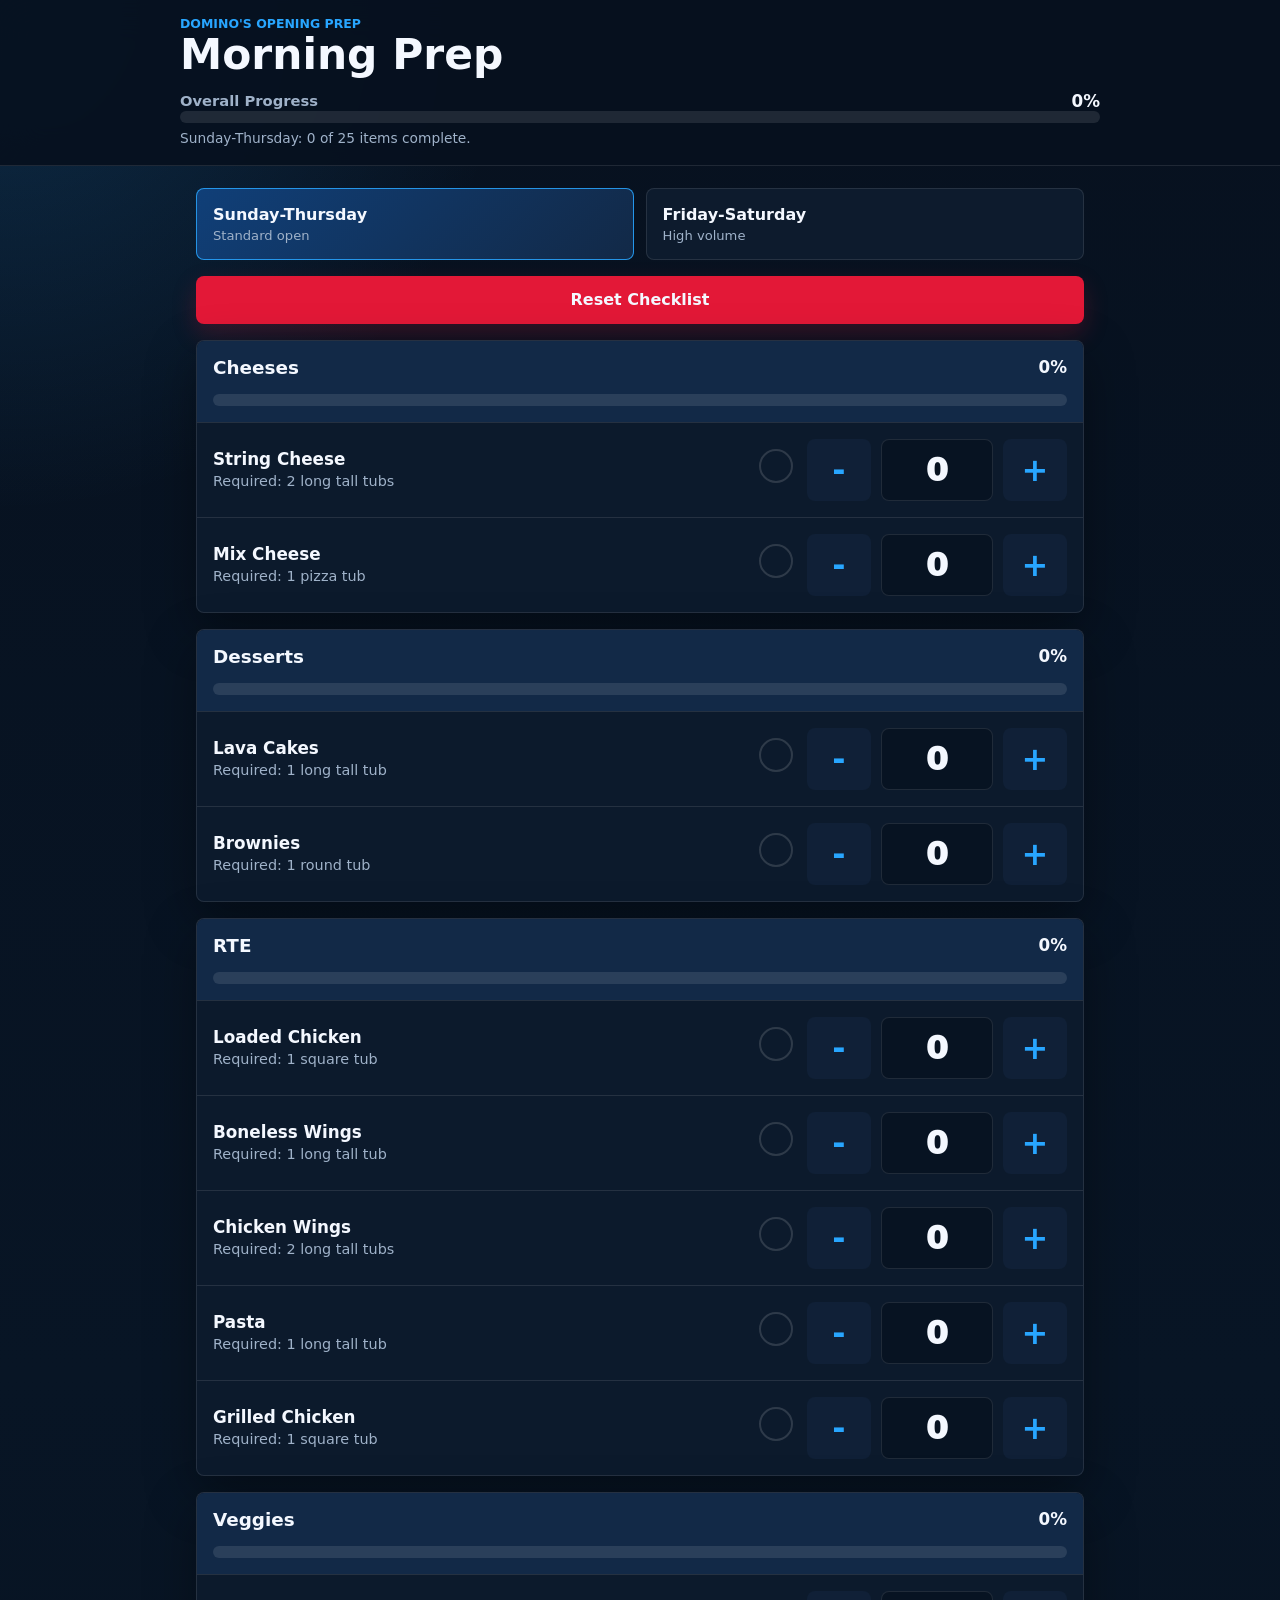
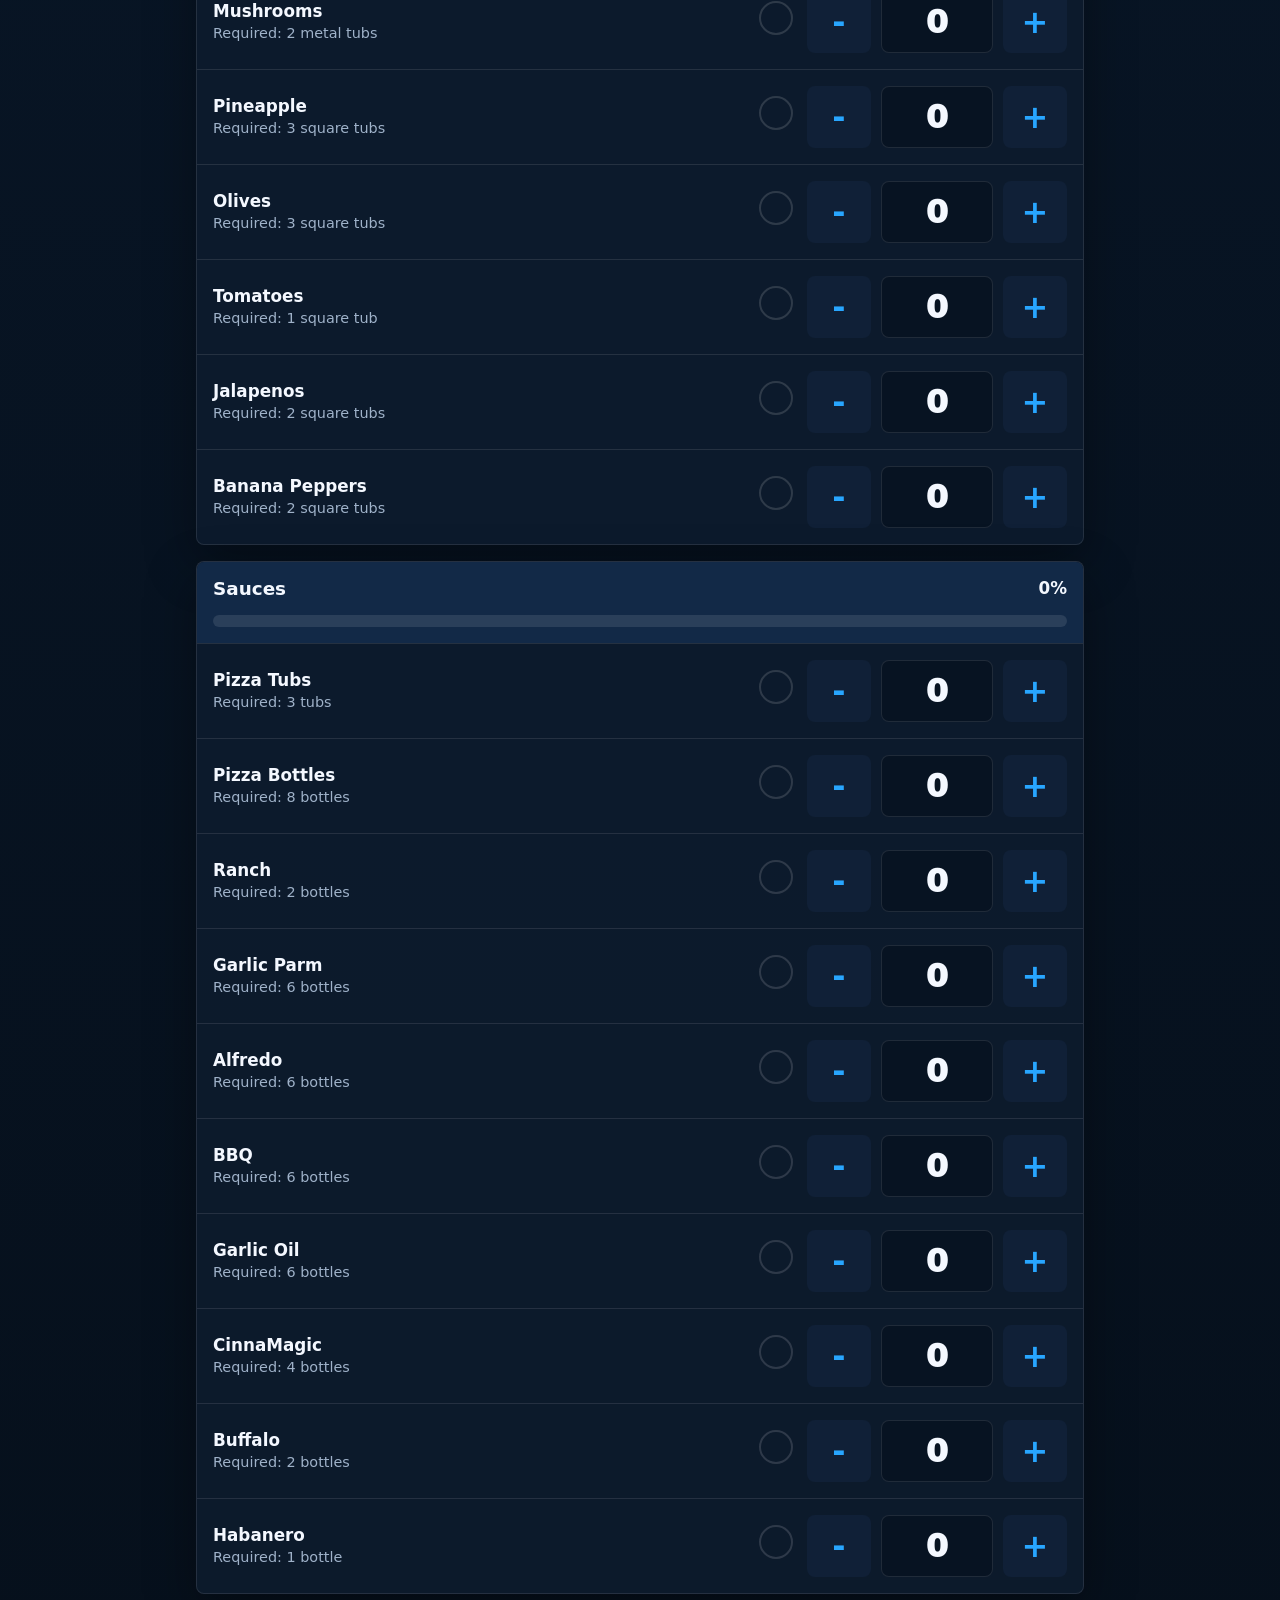
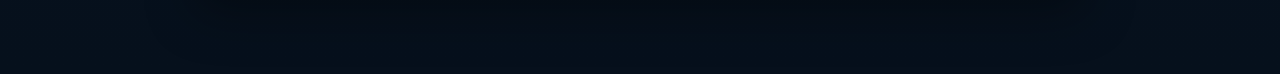
<file: index.html>
<!doctype html>
<html lang="en">
  <head>
    <meta charset="utf-8">
    <meta name="viewport" content="width=device-width, initial-scale=1, viewport-fit=cover">
    <meta name="theme-color" content="#005bbb">
    <meta name="description" content="Morning Prep checklist for Domino's opening prep.">
    <title>Morning Prep Standalone</title>
    <style>
:root {
  color-scheme: dark;
  --bg: #07111f;
  --panel: #0d1b2d;
  --panel-strong: #122947;
  --panel-soft: #102037;
  --text: #f4f8ff;
  --muted: #9fb2c9;
  --blue: #005bbb;
  --blue-bright: #28a6ff;
  --blue-soft: #103f78;
  --red: #e31837;
  --green: #25d366;
  --line: rgba(255,255,255,.1);
  --shadow: 0 18px 50px rgba(0,0,0,.35);
}

* {
  box-sizing: border-box;
}

html {
  min-height: 100%;
  background: var(--bg);
}

body {
  margin: 0;
  min-height: 100%;
  font-family: Inter, ui-sans-serif, system-ui, -apple-system, BlinkMacSystemFont, "Segoe UI", sans-serif;
  background:
    radial-gradient(circle at top left, rgba(40,166,255,.18), transparent 32rem),
    linear-gradient(180deg, #07111f 0%, #081525 42%, #06101c 100%);
  color: var(--text);
}

button {
  border: 0;
  color: inherit;
  font: inherit;
  cursor: pointer;
  -webkit-tap-highlight-color: transparent;
}

.app-header {
  position: sticky;
  top: 0;
  z-index: 10;
  padding: max(1rem, env(safe-area-inset-top)) 1rem 1rem;
  background: rgba(7,17,31,.92);
  border-bottom: 1px solid var(--line);
  backdrop-filter: blur(18px);
}

.header-top {
  display: flex;
  align-items: center;
  justify-content: space-between;
  gap: 1rem;
  max-width: 920px;
  margin: 0 auto .9rem;
}

.eyebrow {
  margin: 0 0 .2rem;
  color: var(--blue-bright);
  font-size: .78rem;
  font-weight: 800;
  text-transform: uppercase;
  letter-spacing: 0;
}

h1 {
  margin: 0;
  font-size: clamp(1.65rem, 7vw, 2.65rem);
  line-height: 1;
}

.install-button,
.reset-button {
  min-height: 48px;
  padding: .85rem 1rem;
  border-radius: 8px;
  background: var(--blue);
  font-weight: 800;
  box-shadow: 0 10px 24px rgba(0,91,187,.26);
  transition: transform .2s ease, background .2s ease;
}

.install-button:active,
.reset-button:active,
.count-button:active,
.day-option:active {
  transform: scale(.97);
}

.overall {
  max-width: 920px;
  margin: 0 auto;
}

.overall-copy,
.category-head {
  display: flex;
  align-items: center;
  justify-content: space-between;
  gap: .75rem;
}

.overall-copy span,
.category-head span {
  color: var(--muted);
  font-size: .92rem;
  font-weight: 700;
}

.overall-copy strong,
.category-head strong {
  color: var(--text);
  font-size: 1.05rem;
}

.progress-track {
  height: 12px;
  overflow: hidden;
  border-radius: 999px;
  background: rgba(255,255,255,.1);
}

.progress-track span {
  display: block;
  width: 0;
  height: 100%;
  border-radius: inherit;
  background: linear-gradient(90deg, var(--blue), var(--blue-bright), var(--green));
  transition: width .35s ease;
}

#overallStatus {
  min-height: 1.2rem;
  margin: .45rem 0 0;
  color: var(--muted);
  font-size: .86rem;
}

main {
  width: min(100%, 920px);
  margin: 0 auto;
  padding: 1rem 1rem 5rem;
}

.day-switch {
  display: grid;
  grid-template-columns: 1fr;
  gap: .7rem;
  margin: .35rem 0 1rem;
}

.day-option {
  min-height: 72px;
  padding: .95rem 1rem;
  border: 1px solid var(--line);
  border-radius: 8px;
  background: var(--panel);
  text-align: left;
  transition: border-color .2s ease, background .2s ease, transform .2s ease;
}

.day-option span,
.day-option small {
  display: block;
}

.day-option span {
  font-size: 1rem;
  font-weight: 900;
}

.day-option small {
  margin-top: .25rem;
  color: var(--muted);
  font-size: .82rem;
}

.day-option.is-active {
  border-color: rgba(40,166,255,.85);
  background: linear-gradient(135deg, var(--blue-soft), var(--panel-strong));
}

.actions {
  display: flex;
  justify-content: stretch;
  margin-bottom: 1rem;
}

.reset-button {
  width: 100%;
  background: var(--red);
  box-shadow: 0 10px 24px rgba(227,24,55,.22);
}

.checklist {
  display: grid;
  gap: 1rem;
}

.category {
  border: 1px solid var(--line);
  border-radius: 8px;
  background: rgba(13,27,45,.94);
  box-shadow: var(--shadow);
  overflow: hidden;
  animation: rise .32s ease both;
}

.category-head {
  padding: 1rem;
  background: var(--panel-strong);
}

.category-head h2 {
  margin: 0;
  font-size: 1.15rem;
}

.category-progress {
  padding: 0 1rem 1rem;
  background: var(--panel-strong);
}

.item {
  display: grid;
  grid-template-columns: 1fr;
  gap: .85rem;
  padding: 1rem;
  border-top: 1px solid var(--line);
  transition: background .2s ease;
}

.item.is-complete {
  background: rgba(37,211,102,.08);
}

.item-info {
  display: grid;
  grid-template-columns: 1fr auto;
  align-items: start;
  gap: .75rem;
}

.item-name {
  display: block;
  font-size: 1.05rem;
  font-weight: 900;
}

.required {
  display: block;
  margin-top: .2rem;
  color: var(--muted);
  font-size: .9rem;
  line-height: 1.35;
}

.checkmark {
  display: grid;
  width: 34px;
  height: 34px;
  place-items: center;
  border: 2px solid rgba(255,255,255,.14);
  border-radius: 50%;
  color: transparent;
  font-size: 1.25rem;
  font-weight: 900;
  transition: color .2s ease, background .2s ease, border-color .2s ease, transform .2s ease;
}

.item.is-complete .checkmark {
  border-color: var(--green);
  background: var(--green);
  color: #04120a;
  transform: rotate(-8deg) scale(1.05);
}

.counter {
  display: grid;
  grid-template-columns: 64px 1fr 64px;
  align-items: center;
  gap: .65rem;
}

.count-button {
  height: 62px;
  border-radius: 8px;
  background: var(--panel-soft);
  color: var(--blue-bright);
  font-size: 2rem;
  font-weight: 900;
  transition: transform .2s ease, background .2s ease;
}

.count-button:hover,
.install-button:hover,
.reset-button:hover,
.day-option:hover {
  filter: brightness(1.08);
}

.count-display {
  display: grid;
  min-height: 62px;
  place-items: center;
  border: 1px solid var(--line);
  border-radius: 8px;
  background: #071322;
  font-size: 2rem;
  font-weight: 950;
  line-height: 1;
}

.celebration {
  position: fixed;
  inset: 0;
  z-index: 50;
  display: grid;
  place-items: center;
  pointer-events: none;
  opacity: 0;
  transition: opacity .2s ease;
}

.celebration.is-visible {
  opacity: 1;
}

.celebration strong {
  padding: 1rem 1.25rem;
  border-radius: 8px;
  background: rgba(5,13,23,.94);
  border: 1px solid rgba(37,211,102,.5);
  color: var(--green);
  font-size: clamp(1.45rem, 9vw, 3rem);
  box-shadow: var(--shadow);
  animation: pop .7s ease both;
}

.celebration span {
  position: absolute;
  top: 50%;
  left: 50%;
  width: 12px;
  height: 12px;
  border-radius: 3px;
  background: var(--blue-bright);
  animation: confetti .95s ease-out both;
}

.celebration span:nth-child(2) { background: var(--green); animation-delay: .05s; }
.celebration span:nth-child(3) { background: var(--red); animation-delay: .1s; }
.celebration span:nth-child(4) { background: #fff; animation-delay: .15s; }
.celebration span:nth-child(5) { background: #ffd23f; animation-delay: .2s; }

@keyframes rise {
  from { opacity: 0; transform: translateY(12px); }
  to { opacity: 1; transform: translateY(0); }
}

@keyframes pop {
  0% { transform: scale(.82); opacity: 0; }
  55% { transform: scale(1.05); opacity: 1; }
  100% { transform: scale(1); opacity: 1; }
}

@keyframes confetti {
  0% { transform: translate(-50%, -50%) rotate(0); opacity: 1; }
  100% { transform: translate(calc(-50% + var(--x)), calc(-50% + var(--y))) rotate(360deg); opacity: 0; }
}

.celebration span:nth-child(1) { --x: -42vw; --y: -32vh; }
.celebration span:nth-child(2) { --x: 38vw; --y: -28vh; }
.celebration span:nth-child(3) { --x: -34vw; --y: 28vh; }
.celebration span:nth-child(4) { --x: 36vw; --y: 32vh; }
.celebration span:nth-child(5) { --x: 0vw; --y: -42vh; }

@media (min-width: 680px) {
  .day-switch {
    grid-template-columns: 1fr 1fr;
  }

  .item {
    grid-template-columns: minmax(0, 1fr) 260px;
    align-items: center;
  }
}

@media (prefers-reduced-motion: reduce) {
  *,
  *::before,
  *::after {
    animation-duration: .01ms !important;
    transition-duration: .01ms !important;
    scroll-behavior: auto !important;
  }
}

    </style>
  </head>
  <body>
    <header class="app-header">
      <div class="header-top">
        <div>
          <p class="eyebrow">Domino's Opening Prep</p>
          <h1>Morning Prep</h1>
        </div>
        <button class="install-button" id="installButton" type="button" hidden>Install</button>
      </div>
      <div class="overall">
        <div class="overall-copy">
          <span>Overall Progress</span>
          <strong id="overallPercent">0%</strong>
        </div>
        <div class="progress-track" aria-hidden="true">
          <span id="overallBar"></span>
        </div>
        <p id="overallStatus">Choose a prep list to begin.</p>
      </div>
    </header>

    <main>
      <section class="day-switch" aria-label="Prep schedule">
        <button class="day-option is-active" type="button" data-schedule="weekday">
          <span>Sunday-Thursday</span>
          <small>Standard open</small>
        </button>
        <button class="day-option" type="button" data-schedule="weekend">
          <span>Friday-Saturday</span>
          <small>High volume</small>
        </button>
      </section>

      <section class="actions" aria-label="Checklist actions">
        <button class="reset-button" id="resetButton" type="button">Reset Checklist</button>
      </section>

      <section id="checklist" class="checklist" aria-live="polite"></section>
    </main>

    <div class="celebration" id="celebration" aria-hidden="true">
      <span></span><span></span><span></span><span></span><span></span>
      <strong>Prep Complete</strong>
    </div>
    <script>
window.MORNING_PREP_DATA = {
  categories: ["Cheeses", "Desserts", "RTE", "Veggies", "Sauces"],
  schedules: {
    weekday: {
      label: "Sunday-Thursday",
      categories: {
        Cheeses: [
          { id: "string-cheese", name: "String Cheese", required: 2, unit: "long tall tubs" },
          { id: "mix-cheese", name: "Mix Cheese", required: 1, unit: "pizza tub" }
        ],
        Desserts: [
          { id: "lava-cakes", name: "Lava Cakes", required: 1, unit: "long tall tub" },
          { id: "brownies", name: "Brownies", required: 1, unit: "round tub" }
        ],
        RTE: [
          { id: "loaded-chicken", name: "Loaded Chicken", required: 1, unit: "square tub" },
          { id: "boneless-wings", name: "Boneless Wings", required: 1, unit: "long tall tub" },
          { id: "chicken-wings", name: "Chicken Wings", required: 2, unit: "long tall tubs" },
          { id: "pasta", name: "Pasta", required: 1, unit: "long tall tub" },
          { id: "grilled-chicken", name: "Grilled Chicken", required: 1, unit: "square tub" }
        ],
        Veggies: [
          { id: "mushrooms", name: "Mushrooms", required: 2, unit: "metal tubs" },
          { id: "pineapple", name: "Pineapple", required: 3, unit: "square tubs" },
          { id: "olives", name: "Olives", required: 3, unit: "square tubs" },
          { id: "tomatoes", name: "Tomatoes", required: 1, unit: "square tub" },
          { id: "jalapenos", name: "Jalapenos", required: 2, unit: "square tubs" },
          { id: "banana-peppers", name: "Banana Peppers", required: 2, unit: "square tubs" }
        ],
        Sauces: [
          { id: "pizza-tubs", name: "Pizza Tubs", required: 3, unit: "tubs" },
          { id: "pizza-bottles", name: "Pizza Bottles", required: 8, unit: "bottles" },
          { id: "ranch", name: "Ranch", required: 2, unit: "bottles" },
          { id: "garlic-parm", name: "Garlic Parm", required: 6, unit: "bottles" },
          { id: "alfredo", name: "Alfredo", required: 6, unit: "bottles" },
          { id: "bbq", name: "BBQ", required: 6, unit: "bottles" },
          { id: "garlic-oil", name: "Garlic Oil", required: 6, unit: "bottles" },
          { id: "cinnamagic", name: "CinnaMagic", required: 4, unit: "bottles" },
          { id: "buffalo", name: "Buffalo", required: 2, unit: "bottles" },
          { id: "habanero", name: "Habanero", required: 1, unit: "bottle" }
        ]
      }
    },
    weekend: {
      label: "Friday-Saturday",
      categories: {
        Cheeses: [
          { id: "string-cheese", name: "String Cheese", required: 4, unit: "long tall tubs" },
          { id: "mix-cheese", name: "Mix Cheese", required: 2, unit: "pizza tubs" }
        ],
        Desserts: [
          { id: "lava-cakes", name: "Lava Cakes", required: 2, unit: "long tall tubs" },
          { id: "brownies", name: "Brownies", required: 2, unit: "round tubs" }
        ],
        RTE: [
          { id: "loaded-chicken", name: "Loaded Chicken", required: 1, unit: "long tall tub" },
          { id: "boneless-wings", name: "Boneless Wings", required: 1, unit: "long tall tub" },
          { id: "chicken-wings", name: "Chicken Wings", required: 2, unit: "long tall tubs" },
          { id: "pasta", name: "Pasta", required: 1, unit: "long tall tub" },
          { id: "grilled-chicken", name: "Grilled Chicken", required: 1, unit: "square tub" }
        ],
        Veggies: [
          { id: "mushrooms", name: "Mushrooms", required: 4, unit: "metal tubs" },
          { id: "pineapple", name: "Pineapple", required: 5, unit: "square tubs" },
          { id: "olives", name: "Olives", required: 5, unit: "square tubs" },
          { id: "tomatoes", name: "Tomatoes", required: 2, unit: "square tubs" },
          { id: "jalapenos", name: "Jalapenos", required: 2, unit: "square tubs" },
          { id: "banana-peppers", name: "Banana Peppers", required: 2, unit: "square tubs" }
        ],
        Sauces: [
          { id: "pizza-tubs", name: "Pizza Tubs", required: 5, unit: "tubs" },
          { id: "pizza-bottles", name: "Pizza Bottles", required: 8, unit: "bottles" },
          { id: "ranch", name: "Ranch", required: 3, unit: "bottles" },
          { id: "garlic-parm", name: "Garlic Parm", required: 8, unit: "bottles" },
          { id: "alfredo", name: "Alfredo", required: 10, unit: "bottles" },
          { id: "bbq", name: "BBQ", required: 8, unit: "bottles" },
          { id: "garlic-oil", name: "Garlic Oil", required: 8, unit: "bottles" },
          { id: "cinnamagic", name: "CinnaMagic", required: 6, unit: "bottles" },
          { id: "buffalo", name: "Buffalo", required: 2, unit: "bottles" },
          { id: "habanero", name: "Habanero", required: 2, unit: "bottles" }
        ]
      }
    }
  }
};

    </script>
    <script>
(function () {
  const data = window.MORNING_PREP_DATA;
  const storageKey = "morning-prep-state-v1";
  const checklist = document.querySelector("#checklist");
  const scheduleButtons = document.querySelectorAll("[data-schedule]");
  const resetButton = document.querySelector("#resetButton");
  const overallPercent = document.querySelector("#overallPercent");
  const overallBar = document.querySelector("#overallBar");
  const overallStatus = document.querySelector("#overallStatus");
  const celebration = document.querySelector("#celebration");
  const installButton = document.querySelector("#installButton");

  let deferredInstallPrompt = null;
  let state = loadState();

  function loadState() {
    const fallback = { schedule: "weekday", counts: {}, celebrated: false };

    try {
      return { ...fallback, ...JSON.parse(localStorage.getItem(storageKey)) };
    } catch (error) {
      return fallback;
    }
  }

  function saveState() {
    localStorage.setItem(storageKey, JSON.stringify(state));
  }

  function getSchedule() {
    return data.schedules[state.schedule];
  }

  function storageId(item) {
    return `${state.schedule}:${item.id}`;
  }

  function getCount(item) {
    return Number(state.counts[storageId(item)] || 0);
  }

  function setCount(item, nextCount) {
    state.counts[storageId(item)] = Math.max(0, nextCount);
    saveState();
    updateItem(item);
    updateProgress();
  }

  function allItems() {
    const schedule = getSchedule();
    return data.categories.flatMap((category) => schedule.categories[category] || []);
  }

  function itemProgress(item) {
    return Math.min(getCount(item), item.required) / item.required;
  }

  function calculateProgress(items) {
    if (!items.length) return 0;
    const completeUnits = items.reduce((sum, item) => sum + itemProgress(item), 0);
    return Math.round((completeUnits / items.length) * 100);
  }

  function itemTemplate(item) {
    const count = getCount(item);
    const complete = count >= item.required;
    const article = document.createElement("article");
    article.className = `item${complete ? " is-complete" : ""}`;
    article.dataset.itemId = item.id;
    article.innerHTML = `
      <div class="item-info">
        <div>
          <span class="item-name">${item.name}</span>
          <span class="required">Required: ${item.required} ${item.unit}</span>
        </div>
        <span class="checkmark" aria-label="${complete ? "Complete" : "Incomplete"}">&#10003;</span>
      </div>
      <div class="counter" aria-label="${item.name} count">
        <button class="count-button" type="button" data-action="minus" aria-label="Subtract ${item.name}">-</button>
        <span class="count-display" aria-live="polite">${count}</span>
        <button class="count-button" type="button" data-action="plus" aria-label="Add ${item.name}">+</button>
      </div>
    `;

    article.querySelector('[data-action="minus"]').addEventListener("click", () => setCount(item, getCount(item) - 1));
    article.querySelector('[data-action="plus"]').addEventListener("click", () => setCount(item, getCount(item) + 1));
    return article;
  }

  function categoryTemplate(categoryName, items) {
    const category = document.createElement("section");
    const percent = calculateProgress(items);
    category.className = "category";
    category.dataset.category = categoryName;
    category.innerHTML = `
      <div class="category-head">
        <h2>${categoryName}</h2>
        <strong data-category-percent>${percent}%</strong>
      </div>
      <div class="category-progress">
        <div class="progress-track" aria-hidden="true"><span data-category-bar style="width: ${percent}%"></span></div>
      </div>
    `;

    items.forEach((item) => category.appendChild(itemTemplate(item)));
    return category;
  }

  function render() {
    const schedule = getSchedule();
    checklist.replaceChildren();

    scheduleButtons.forEach((button) => {
      const active = button.dataset.schedule === state.schedule;
      button.classList.toggle("is-active", active);
      button.setAttribute("aria-pressed", String(active));
    });

    data.categories.forEach((categoryName) => {
      checklist.appendChild(categoryTemplate(categoryName, schedule.categories[categoryName] || []));
    });

    updateProgress();
  }

  function updateItem(item) {
    const row = checklist.querySelector(`[data-item-id="${item.id}"]`);
    if (!row) return;

    const count = getCount(item);
    const complete = count >= item.required;
    row.classList.toggle("is-complete", complete);
    row.querySelector(".count-display").textContent = count;
    row.querySelector(".checkmark").setAttribute("aria-label", complete ? "Complete" : "Incomplete");
  }

  function updateProgress() {
    const schedule = getSchedule();

    data.categories.forEach((categoryName) => {
      const items = schedule.categories[categoryName] || [];
      const percent = calculateProgress(items);
      const category = checklist.querySelector(`[data-category="${categoryName}"]`);
      if (!category) return;

      category.querySelector("[data-category-percent]").textContent = `${percent}%`;
      category.querySelector("[data-category-bar]").style.width = `${percent}%`;
    });

    const items = allItems();
    const percent = calculateProgress(items);
    overallPercent.textContent = `${percent}%`;
    overallBar.style.width = `${percent}%`;
    overallStatus.textContent = `${schedule.label}: ${completedCount(items)} of ${items.length} items complete.`;

    if (percent === 100 && !state.celebrated) {
      state.celebrated = true;
      saveState();
      showCelebration();
    }

    if (percent < 100 && state.celebrated) {
      state.celebrated = false;
      saveState();
    }
  }

  function completedCount(items) {
    return items.filter((item) => getCount(item) >= item.required).length;
  }

  function showCelebration() {
    celebration.classList.add("is-visible");
    window.setTimeout(() => celebration.classList.remove("is-visible"), 1500);
  }

  scheduleButtons.forEach((button) => {
    button.addEventListener("click", () => {
      state.schedule = button.dataset.schedule;
      state.celebrated = false;
      saveState();
      render();
    });
  });

  resetButton.addEventListener("click", () => {
    const prefix = `${state.schedule}:`;
    Object.keys(state.counts).forEach((key) => {
      if (key.startsWith(prefix)) delete state.counts[key];
    });
    state.celebrated = false;
    saveState();
    render();
  });

  window.addEventListener("beforeinstallprompt", (event) => {
    event.preventDefault();
    deferredInstallPrompt = event;
    installButton.hidden = false;
  });

  installButton.addEventListener("click", async () => {
    if (!deferredInstallPrompt) return;
    deferredInstallPrompt.prompt();
    await deferredInstallPrompt.userChoice;
    deferredInstallPrompt = null;
    installButton.hidden = true;
  });

  render();
}());

    </script>
  </body>
</html>
</file>
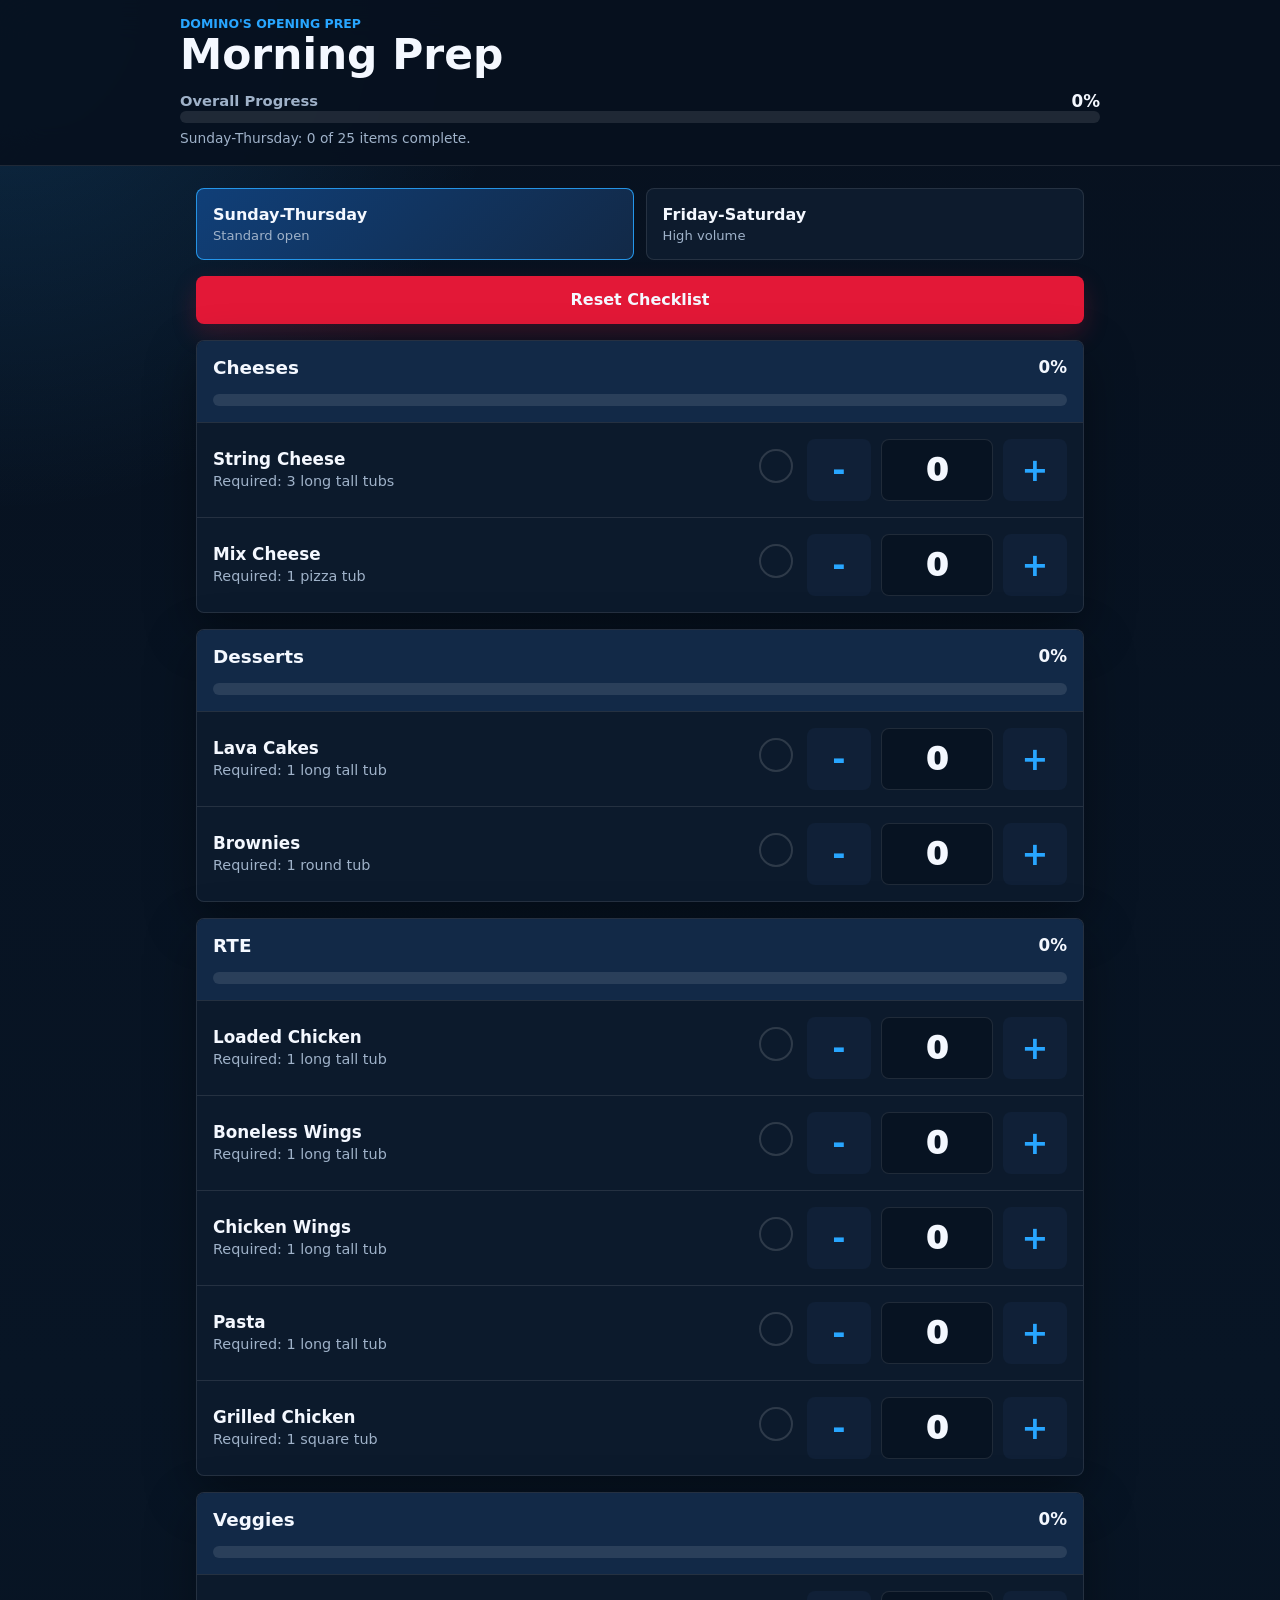
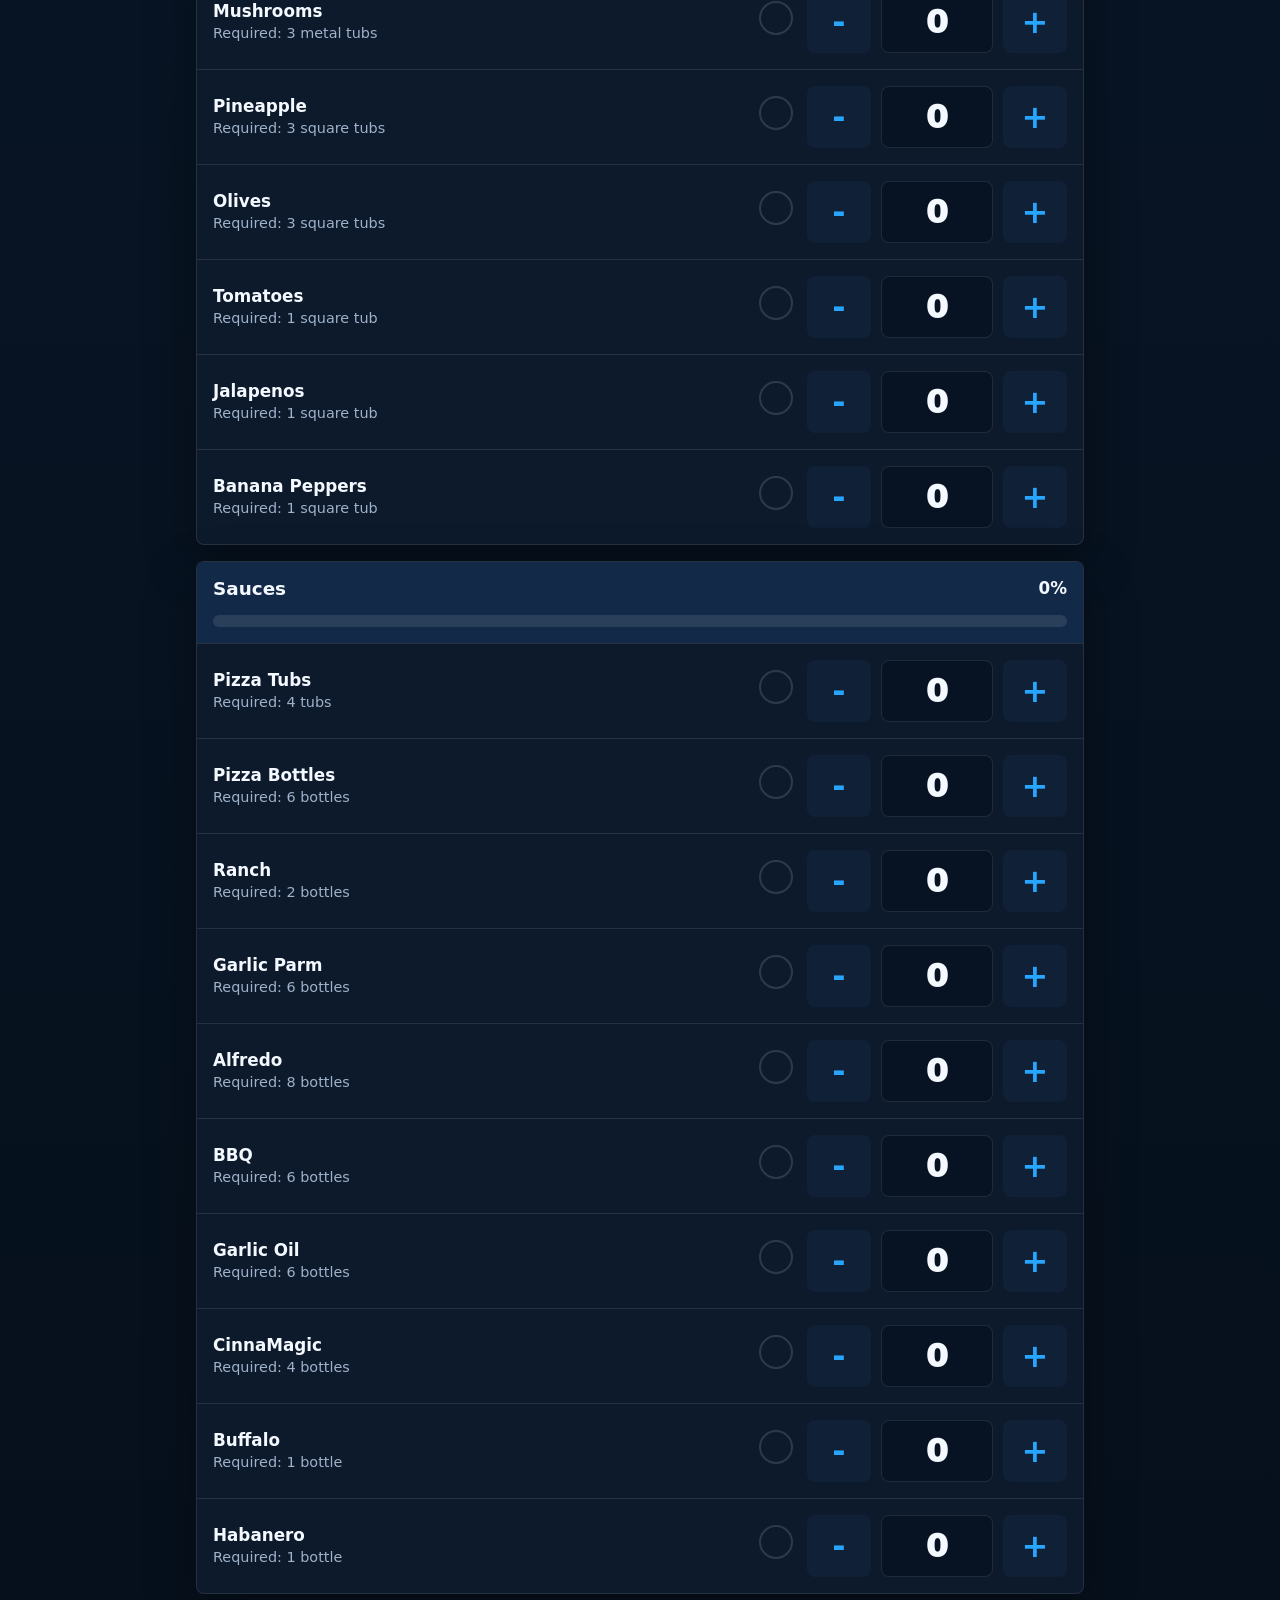
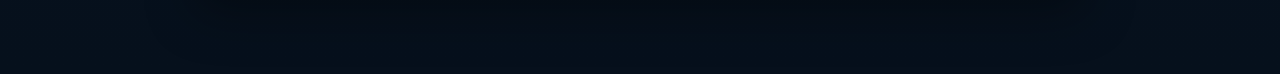
<file: Morning-Prep-PWA/index.html>
<!doctype html>
<html lang="en">
  <head>
    <meta charset="utf-8">
    <meta name="viewport" content="width=device-width, initial-scale=1, viewport-fit=cover">
    <meta name="theme-color" content="#005bbb">
    <meta name="description" content="Morning Prep checklist for Domino's opening prep.">
    <title>Morning Prep</title>
    <link rel="manifest" href="manifest.json">
    <link rel="icon" href="icons/icon.svg" type="image/svg+xml">
    <link rel="apple-touch-icon" href="icons/icon.svg">
    <link rel="stylesheet" href="styles.css">
    <script src="data.js" defer></script>
    <script src="app.js" defer></script>
  </head>
  <body>
    <header class="app-header">
      <div class="header-top">
        <div>
          <p class="eyebrow">Domino's Opening Prep</p>
          <h1>Morning Prep</h1>
        </div>
        <button class="install-button" id="installButton" type="button" hidden>Install</button>
      </div>
      <div class="overall">
        <div class="overall-copy">
          <span>Overall Progress</span>
          <strong id="overallPercent">0%</strong>
        </div>
        <div class="progress-track" aria-hidden="true">
          <span id="overallBar"></span>
        </div>
        <p id="overallStatus">Choose a prep list to begin.</p>
      </div>
    </header>

    <main>
      <section class="day-switch" aria-label="Prep schedule">
        <button class="day-option is-active" type="button" data-schedule="weekday">
          <span>Sunday-Thursday</span>
          <small>Standard open</small>
        </button>
        <button class="day-option" type="button" data-schedule="weekend">
          <span>Friday-Saturday</span>
          <small>High volume</small>
        </button>
      </section>

      <section class="actions" aria-label="Checklist actions">
        <button class="reset-button" id="resetButton" type="button">Reset Checklist</button>
      </section>

      <section id="checklist" class="checklist" aria-live="polite"></section>
    </main>

    <div class="celebration" id="celebration" aria-hidden="true">
      <span></span><span></span><span></span><span></span><span></span>
      <strong>Prep Complete</strong>
    </div>
  </body>
</html>
</file>
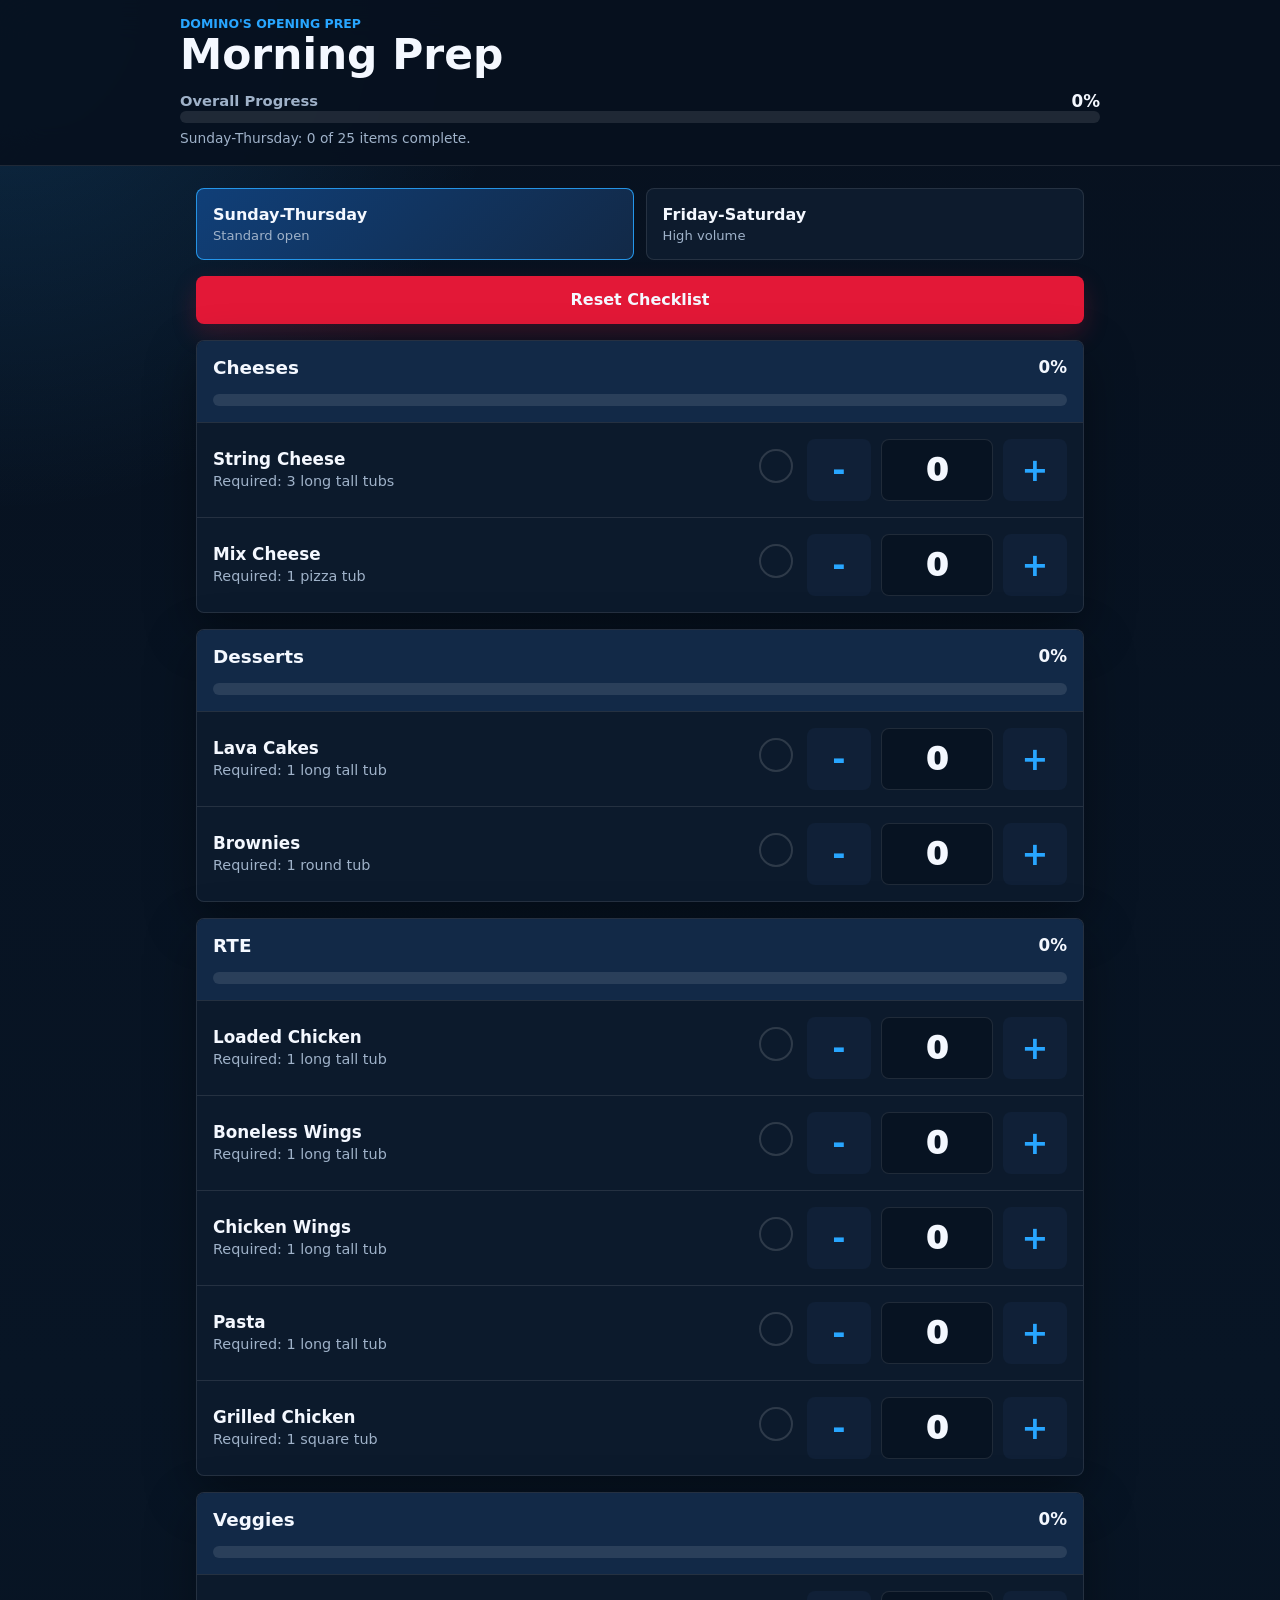
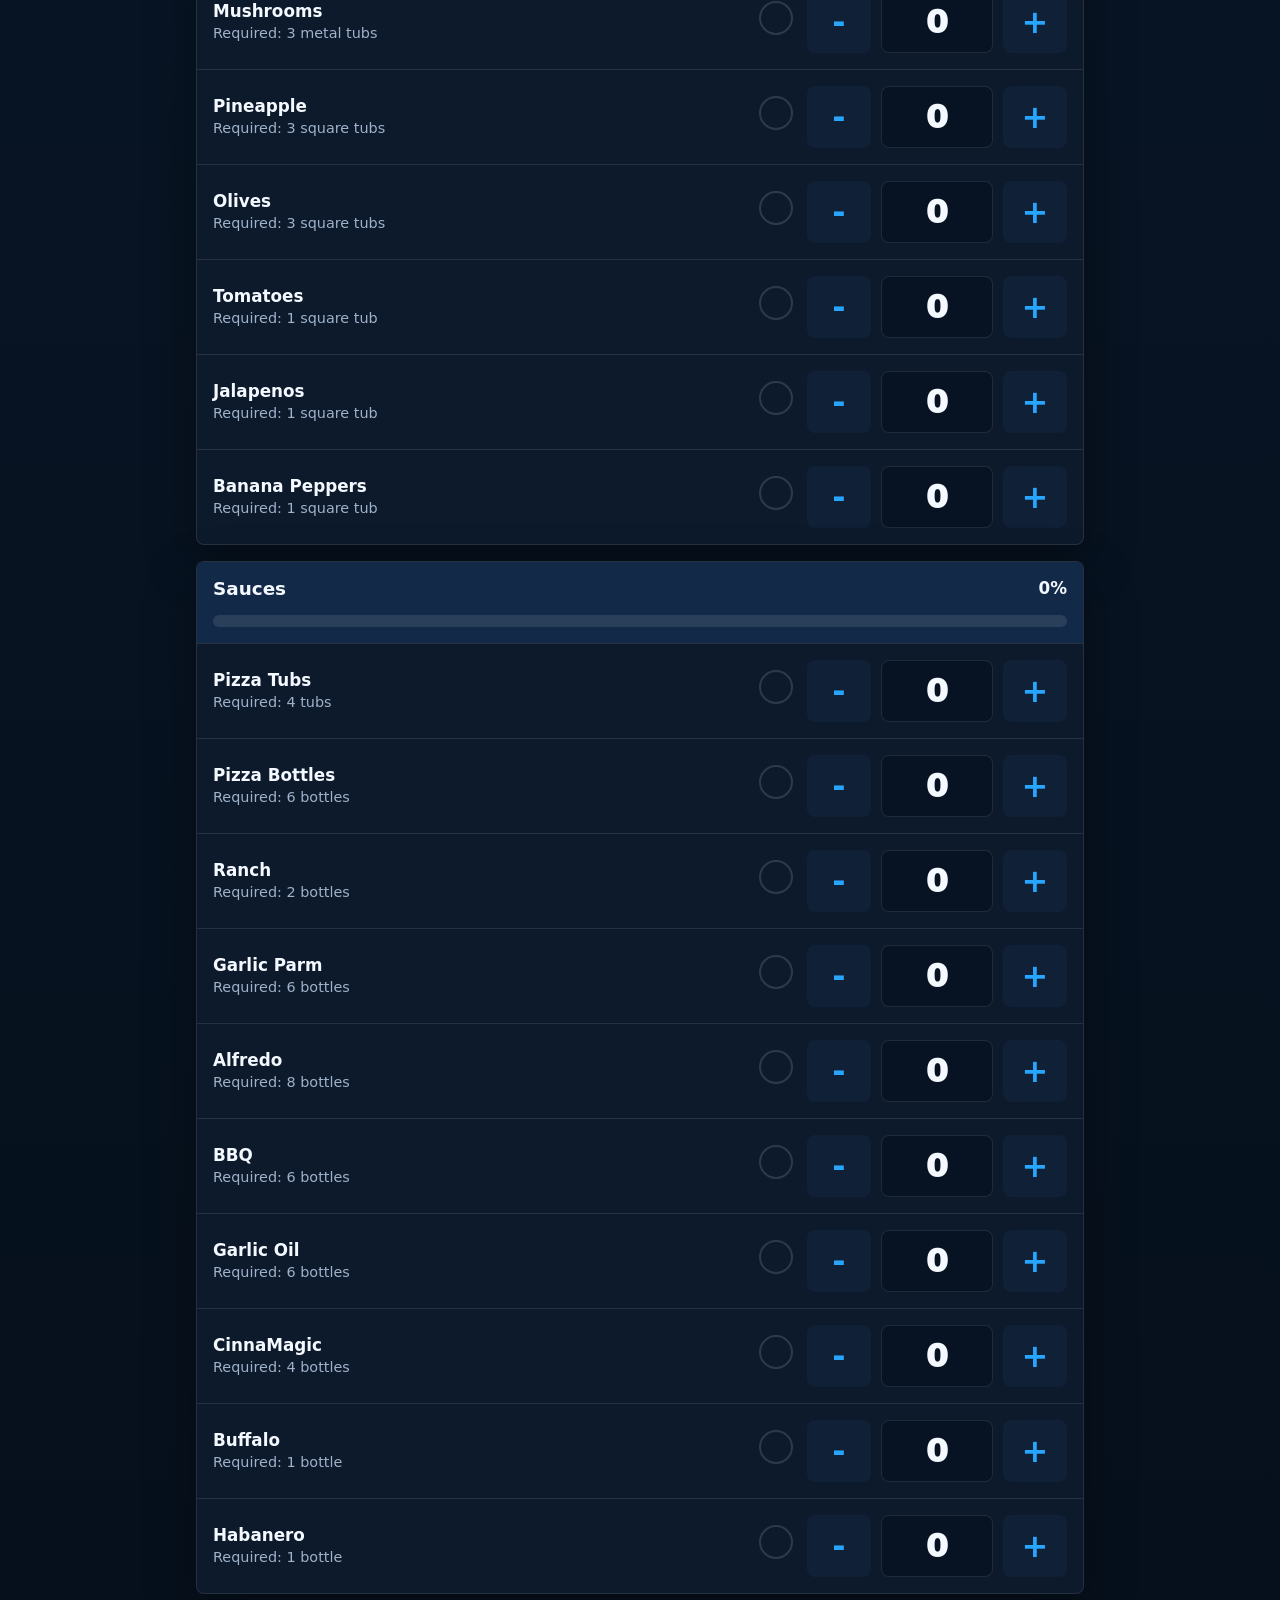
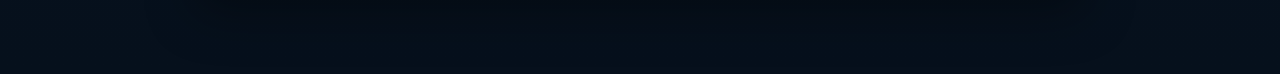
<file: Morning-Prep-Standalone.html>
<!doctype html>
<html lang="en">
  <head>
    <meta charset="utf-8">
    <meta name="viewport" content="width=device-width, initial-scale=1, viewport-fit=cover">
    <meta name="theme-color" content="#005bbb">
    <meta name="description" content="Morning Prep checklist for Domino's opening prep.">
    <title>Morning Prep Standalone</title>
    <style>
:root {
  color-scheme: dark;
  --bg: #07111f;
  --panel: #0d1b2d;
  --panel-strong: #122947;
  --panel-soft: #102037;
  --text: #f4f8ff;
  --muted: #9fb2c9;
  --blue: #005bbb;
  --blue-bright: #28a6ff;
  --blue-soft: #103f78;
  --red: #e31837;
  --green: #25d366;
  --line: rgba(255,255,255,.1);
  --shadow: 0 18px 50px rgba(0,0,0,.35);
}

* {
  box-sizing: border-box;
}

html {
  min-height: 100%;
  background: var(--bg);
}

body {
  margin: 0;
  min-height: 100%;
  font-family: Inter, ui-sans-serif, system-ui, -apple-system, BlinkMacSystemFont, "Segoe UI", sans-serif;
  background:
    radial-gradient(circle at top left, rgba(40,166,255,.18), transparent 32rem),
    linear-gradient(180deg, #07111f 0%, #081525 42%, #06101c 100%);
  color: var(--text);
}

button {
  border: 0;
  color: inherit;
  font: inherit;
  cursor: pointer;
  -webkit-tap-highlight-color: transparent;
}

.app-header {
  position: sticky;
  top: 0;
  z-index: 10;
  padding: max(1rem, env(safe-area-inset-top)) 1rem 1rem;
  background: rgba(7,17,31,.92);
  border-bottom: 1px solid var(--line);
  backdrop-filter: blur(18px);
}

.header-top {
  display: flex;
  align-items: center;
  justify-content: space-between;
  gap: 1rem;
  max-width: 920px;
  margin: 0 auto .9rem;
}

.eyebrow {
  margin: 0 0 .2rem;
  color: var(--blue-bright);
  font-size: .78rem;
  font-weight: 800;
  text-transform: uppercase;
  letter-spacing: 0;
}

h1 {
  margin: 0;
  font-size: clamp(1.65rem, 7vw, 2.65rem);
  line-height: 1;
}

.install-button,
.reset-button {
  min-height: 48px;
  padding: .85rem 1rem;
  border-radius: 8px;
  background: var(--blue);
  font-weight: 800;
  box-shadow: 0 10px 24px rgba(0,91,187,.26);
  transition: transform .2s ease, background .2s ease;
}

.install-button:active,
.reset-button:active,
.count-button:active,
.day-option:active {
  transform: scale(.97);
}

.overall {
  max-width: 920px;
  margin: 0 auto;
}

.overall-copy,
.category-head {
  display: flex;
  align-items: center;
  justify-content: space-between;
  gap: .75rem;
}

.overall-copy span,
.category-head span {
  color: var(--muted);
  font-size: .92rem;
  font-weight: 700;
}

.overall-copy strong,
.category-head strong {
  color: var(--text);
  font-size: 1.05rem;
}

.progress-track {
  height: 12px;
  overflow: hidden;
  border-radius: 999px;
  background: rgba(255,255,255,.1);
}

.progress-track span {
  display: block;
  width: 0;
  height: 100%;
  border-radius: inherit;
  background: linear-gradient(90deg, var(--blue), var(--blue-bright), var(--green));
  transition: width .35s ease;
}

#overallStatus {
  min-height: 1.2rem;
  margin: .45rem 0 0;
  color: var(--muted);
  font-size: .86rem;
}

main {
  width: min(100%, 920px);
  margin: 0 auto;
  padding: 1rem 1rem 5rem;
}

.day-switch {
  display: grid;
  grid-template-columns: 1fr;
  gap: .7rem;
  margin: .35rem 0 1rem;
}

.day-option {
  min-height: 72px;
  padding: .95rem 1rem;
  border: 1px solid var(--line);
  border-radius: 8px;
  background: var(--panel);
  text-align: left;
  transition: border-color .2s ease, background .2s ease, transform .2s ease;
}

.day-option span,
.day-option small {
  display: block;
}

.day-option span {
  font-size: 1rem;
  font-weight: 900;
}

.day-option small {
  margin-top: .25rem;
  color: var(--muted);
  font-size: .82rem;
}

.day-option.is-active {
  border-color: rgba(40,166,255,.85);
  background: linear-gradient(135deg, var(--blue-soft), var(--panel-strong));
}

.actions {
  display: flex;
  justify-content: stretch;
  margin-bottom: 1rem;
}

.reset-button {
  width: 100%;
  background: var(--red);
  box-shadow: 0 10px 24px rgba(227,24,55,.22);
}

.checklist {
  display: grid;
  gap: 1rem;
}

.category {
  border: 1px solid var(--line);
  border-radius: 8px;
  background: rgba(13,27,45,.94);
  box-shadow: var(--shadow);
  overflow: hidden;
  animation: rise .32s ease both;
}

.category-head {
  padding: 1rem;
  background: var(--panel-strong);
}

.category-head h2 {
  margin: 0;
  font-size: 1.15rem;
}

.category-progress {
  padding: 0 1rem 1rem;
  background: var(--panel-strong);
}

.item {
  display: grid;
  grid-template-columns: 1fr;
  gap: .85rem;
  padding: 1rem;
  border-top: 1px solid var(--line);
  transition: background .2s ease;
}

.item.is-complete {
  background: rgba(37,211,102,.08);
}

.item-info {
  display: grid;
  grid-template-columns: 1fr auto;
  align-items: start;
  gap: .75rem;
}

.item-name {
  display: block;
  font-size: 1.05rem;
  font-weight: 900;
}

.required {
  display: block;
  margin-top: .2rem;
  color: var(--muted);
  font-size: .9rem;
  line-height: 1.35;
}

.checkmark {
  display: grid;
  width: 34px;
  height: 34px;
  place-items: center;
  border: 2px solid rgba(255,255,255,.14);
  border-radius: 50%;
  color: transparent;
  font-size: 1.25rem;
  font-weight: 900;
  transition: color .2s ease, background .2s ease, border-color .2s ease, transform .2s ease;
}

.item.is-complete .checkmark {
  border-color: var(--green);
  background: var(--green);
  color: #04120a;
  transform: rotate(-8deg) scale(1.05);
}

.counter {
  display: grid;
  grid-template-columns: 64px 1fr 64px;
  align-items: center;
  gap: .65rem;
}

.count-button {
  height: 62px;
  border-radius: 8px;
  background: var(--panel-soft);
  color: var(--blue-bright);
  font-size: 2rem;
  font-weight: 900;
  transition: transform .2s ease, background .2s ease;
}

.count-button:hover,
.install-button:hover,
.reset-button:hover,
.day-option:hover {
  filter: brightness(1.08);
}

.count-display {
  display: grid;
  min-height: 62px;
  place-items: center;
  border: 1px solid var(--line);
  border-radius: 8px;
  background: #071322;
  font-size: 2rem;
  font-weight: 950;
  line-height: 1;
}

.celebration {
  position: fixed;
  inset: 0;
  z-index: 50;
  display: grid;
  place-items: center;
  pointer-events: none;
  opacity: 0;
  transition: opacity .2s ease;
}

.celebration.is-visible {
  opacity: 1;
}

.celebration strong {
  padding: 1rem 1.25rem;
  border-radius: 8px;
  background: rgba(5,13,23,.94);
  border: 1px solid rgba(37,211,102,.5);
  color: var(--green);
  font-size: clamp(1.45rem, 9vw, 3rem);
  box-shadow: var(--shadow);
  animation: pop .7s ease both;
}

.celebration span {
  position: absolute;
  top: 50%;
  left: 50%;
  width: 12px;
  height: 12px;
  border-radius: 3px;
  background: var(--blue-bright);
  animation: confetti .95s ease-out both;
}

.celebration span:nth-child(2) { background: var(--green); animation-delay: .05s; }
.celebration span:nth-child(3) { background: var(--red); animation-delay: .1s; }
.celebration span:nth-child(4) { background: #fff; animation-delay: .15s; }
.celebration span:nth-child(5) { background: #ffd23f; animation-delay: .2s; }

@keyframes rise {
  from { opacity: 0; transform: translateY(12px); }
  to { opacity: 1; transform: translateY(0); }
}

@keyframes pop {
  0% { transform: scale(.82); opacity: 0; }
  55% { transform: scale(1.05); opacity: 1; }
  100% { transform: scale(1); opacity: 1; }
}

@keyframes confetti {
  0% { transform: translate(-50%, -50%) rotate(0); opacity: 1; }
  100% { transform: translate(calc(-50% + var(--x)), calc(-50% + var(--y))) rotate(360deg); opacity: 0; }
}

.celebration span:nth-child(1) { --x: -42vw; --y: -32vh; }
.celebration span:nth-child(2) { --x: 38vw; --y: -28vh; }
.celebration span:nth-child(3) { --x: -34vw; --y: 28vh; }
.celebration span:nth-child(4) { --x: 36vw; --y: 32vh; }
.celebration span:nth-child(5) { --x: 0vw; --y: -42vh; }

@media (min-width: 680px) {
  .day-switch {
    grid-template-columns: 1fr 1fr;
  }

  .item {
    grid-template-columns: minmax(0, 1fr) 260px;
    align-items: center;
  }
}

@media (prefers-reduced-motion: reduce) {
  *,
  *::before,
  *::after {
    animation-duration: .01ms !important;
    transition-duration: .01ms !important;
    scroll-behavior: auto !important;
  }
}

    </style>
  </head>
  <body>
    <header class="app-header">
      <div class="header-top">
        <div>
          <p class="eyebrow">Domino's Opening Prep</p>
          <h1>Morning Prep</h1>
        </div>
        <button class="install-button" id="installButton" type="button" hidden>Install</button>
      </div>
      <div class="overall">
        <div class="overall-copy">
          <span>Overall Progress</span>
          <strong id="overallPercent">0%</strong>
        </div>
        <div class="progress-track" aria-hidden="true">
          <span id="overallBar"></span>
        </div>
        <p id="overallStatus">Choose a prep list to begin.</p>
      </div>
    </header>

    <main>
      <section class="day-switch" aria-label="Prep schedule">
        <button class="day-option is-active" type="button" data-schedule="weekday">
          <span>Sunday-Thursday</span>
          <small>Standard open</small>
        </button>
        <button class="day-option" type="button" data-schedule="weekend">
          <span>Friday-Saturday</span>
          <small>High volume</small>
        </button>
      </section>

      <section class="actions" aria-label="Checklist actions">
        <button class="reset-button" id="resetButton" type="button">Reset Checklist</button>
      </section>

      <section id="checklist" class="checklist" aria-live="polite"></section>
    </main>

    <div class="celebration" id="celebration" aria-hidden="true">
      <span></span><span></span><span></span><span></span><span></span>
      <strong>Prep Complete</strong>
    </div>
    <script>
window.MORNING_PREP_DATA = {
  categories: ["Cheeses", "Desserts", "RTE", "Veggies", "Sauces"],
  schedules: {
    weekday: {
      label: "Sunday-Thursday",
      categories: {
        Cheeses: [
          { id: "string-cheese", name: "String Cheese", required: 3, unit: "long tall tubs" },
          { id: "mix-cheese", name: "Mix Cheese", required: 1, unit: "pizza tub" }
        ],
        Desserts: [
          { id: "lava-cakes", name: "Lava Cakes", required: 1, unit: "long tall tub" },
          { id: "brownies", name: "Brownies", required: 1, unit: "round tub" }
        ],
        RTE: [
          { id: "loaded-chicken", name: "Loaded Chicken", required: 1, unit: "long tall tub" },
          { id: "boneless-wings", name: "Boneless Wings", required: 1, unit: "long tall tub" },
          { id: "chicken-wings", name: "Chicken Wings", required: 1, unit: "long tall tub" },
          { id: "pasta", name: "Pasta", required: 1, unit: "long tall tub" },
          { id: "grilled-chicken", name: "Grilled Chicken", required: 1, unit: "square tub" }
        ],
        Veggies: [
          { id: "mushrooms", name: "Mushrooms", required: 3, unit: "metal tubs" },
          { id: "pineapple", name: "Pineapple", required: 3, unit: "square tubs" },
          { id: "olives", name: "Olives", required: 3, unit: "square tubs" },
          { id: "tomatoes", name: "Tomatoes", required: 1, unit: "square tub" },
          { id: "jalapenos", name: "Jalapenos", required: 1, unit: "square tub" },
          { id: "banana-peppers", name: "Banana Peppers", required: 1, unit: "square tub" }
        ],
        Sauces: [
          { id: "pizza-tubs", name: "Pizza Tubs", required: 4, unit: "tubs" },
          { id: "pizza-bottles", name: "Pizza Bottles", required: 6, unit: "bottles" },
          { id: "ranch", name: "Ranch", required: 2, unit: "bottles" },
          { id: "garlic-parm", name: "Garlic Parm", required: 6, unit: "bottles" },
          { id: "alfredo", name: "Alfredo", required: 8, unit: "bottles" },
          { id: "bbq", name: "BBQ", required: 6, unit: "bottles" },
          { id: "garlic-oil", name: "Garlic Oil", required: 6, unit: "bottles" },
          { id: "cinnamagic", name: "CinnaMagic", required: 4, unit: "bottles" },
          { id: "buffalo", name: "Buffalo", required: 1, unit: "bottle" },
          { id: "habanero", name: "Habanero", required: 1, unit: "bottle" }
        ]
      }
    },
    weekend: {
      label: "Friday-Saturday",
      categories: {
        Cheeses: [
          { id: "string-cheese", name: "String Cheese", required: 4, unit: "long tall tubs" },
          { id: "mix-cheese", name: "Mix Cheese", required: 2, unit: "pizza tubs" }
        ],
        Desserts: [
          { id: "lava-cakes", name: "Lava Cakes", required: 2, unit: "long tall tubs" },
          { id: "brownies", name: "Brownies", required: 2, unit: "round tubs" }
        ],
        RTE: [
          { id: "loaded-chicken", name: "Loaded Chicken", required: 1, unit: "long tall tub" },
          { id: "boneless-wings", name: "Boneless Wings", required: 1, unit: "long tall tub" },
          { id: "chicken-wings", name: "Chicken Wings", required: 2, unit: "long tall tubs" },
          { id: "pasta", name: "Pasta", required: 1, unit: "long tall tub" },
          { id: "grilled-chicken", name: "Grilled Chicken", required: 1, unit: "square tub" }
        ],
        Veggies: [
          { id: "mushrooms", name: "Mushrooms", required: 4, unit: "metal tubs" },
          { id: "pineapple", name: "Pineapple", required: 5, unit: "square tubs" },
          { id: "olives", name: "Olives", required: 5, unit: "square tubs" },
          { id: "tomatoes", name: "Tomatoes", required: 2, unit: "square tubs" },
          { id: "jalapenos", name: "Jalapenos", required: 2, unit: "square tubs" },
          { id: "banana-peppers", name: "Banana Peppers", required: 2, unit: "square tubs" }
        ],
        Sauces: [
          { id: "pizza-tubs", name: "Pizza Tubs", required: 5, unit: "tubs" },
          { id: "pizza-bottles", name: "Pizza Bottles", required: 8, unit: "bottles" },
          { id: "ranch", name: "Ranch", required: 3, unit: "bottles" },
          { id: "garlic-parm", name: "Garlic Parm", required: 8, unit: "bottles" },
          { id: "alfredo", name: "Alfredo", required: 10, unit: "bottles" },
          { id: "bbq", name: "BBQ", required: 8, unit: "bottles" },
          { id: "garlic-oil", name: "Garlic Oil", required: 8, unit: "bottles" },
          { id: "cinnamagic", name: "CinnaMagic", required: 6, unit: "bottles" },
          { id: "buffalo", name: "Buffalo", required: 2, unit: "bottles" },
          { id: "habanero", name: "Habanero", required: 2, unit: "bottles" }
        ]
      }
    }
  }
};

    </script>
    <script>
(function () {
  const data = window.MORNING_PREP_DATA;
  const storageKey = "morning-prep-state-v1";
  const checklist = document.querySelector("#checklist");
  const scheduleButtons = document.querySelectorAll("[data-schedule]");
  const resetButton = document.querySelector("#resetButton");
  const overallPercent = document.querySelector("#overallPercent");
  const overallBar = document.querySelector("#overallBar");
  const overallStatus = document.querySelector("#overallStatus");
  const celebration = document.querySelector("#celebration");
  const installButton = document.querySelector("#installButton");

  let deferredInstallPrompt = null;
  let state = loadState();

  function loadState() {
    const fallback = { schedule: "weekday", counts: {}, celebrated: false };

    try {
      return { ...fallback, ...JSON.parse(localStorage.getItem(storageKey)) };
    } catch (error) {
      return fallback;
    }
  }

  function saveState() {
    localStorage.setItem(storageKey, JSON.stringify(state));
  }

  function getSchedule() {
    return data.schedules[state.schedule];
  }

  function storageId(item) {
    return `${state.schedule}:${item.id}`;
  }

  function getCount(item) {
    return Number(state.counts[storageId(item)] || 0);
  }

  function setCount(item, nextCount) {
    state.counts[storageId(item)] = Math.max(0, nextCount);
    saveState();
    updateItem(item);
    updateProgress();
  }

  function allItems() {
    const schedule = getSchedule();
    return data.categories.flatMap((category) => schedule.categories[category] || []);
  }

  function itemProgress(item) {
    return Math.min(getCount(item), item.required) / item.required;
  }

  function calculateProgress(items) {
    if (!items.length) return 0;
    const completeUnits = items.reduce((sum, item) => sum + itemProgress(item), 0);
    return Math.round((completeUnits / items.length) * 100);
  }

  function itemTemplate(item) {
    const count = getCount(item);
    const complete = count >= item.required;
    const article = document.createElement("article");
    article.className = `item${complete ? " is-complete" : ""}`;
    article.dataset.itemId = item.id;
    article.innerHTML = `
      <div class="item-info">
        <div>
          <span class="item-name">${item.name}</span>
          <span class="required">Required: ${item.required} ${item.unit}</span>
        </div>
        <span class="checkmark" aria-label="${complete ? "Complete" : "Incomplete"}">&#10003;</span>
      </div>
      <div class="counter" aria-label="${item.name} count">
        <button class="count-button" type="button" data-action="minus" aria-label="Subtract ${item.name}">-</button>
        <span class="count-display" aria-live="polite">${count}</span>
        <button class="count-button" type="button" data-action="plus" aria-label="Add ${item.name}">+</button>
      </div>
    `;

    article.querySelector('[data-action="minus"]').addEventListener("click", () => setCount(item, getCount(item) - 1));
    article.querySelector('[data-action="plus"]').addEventListener("click", () => setCount(item, getCount(item) + 1));
    return article;
  }

  function categoryTemplate(categoryName, items) {
    const category = document.createElement("section");
    const percent = calculateProgress(items);
    category.className = "category";
    category.dataset.category = categoryName;
    category.innerHTML = `
      <div class="category-head">
        <h2>${categoryName}</h2>
        <strong data-category-percent>${percent}%</strong>
      </div>
      <div class="category-progress">
        <div class="progress-track" aria-hidden="true"><span data-category-bar style="width: ${percent}%"></span></div>
      </div>
    `;

    items.forEach((item) => category.appendChild(itemTemplate(item)));
    return category;
  }

  function render() {
    const schedule = getSchedule();
    checklist.replaceChildren();

    scheduleButtons.forEach((button) => {
      const active = button.dataset.schedule === state.schedule;
      button.classList.toggle("is-active", active);
      button.setAttribute("aria-pressed", String(active));
    });

    data.categories.forEach((categoryName) => {
      checklist.appendChild(categoryTemplate(categoryName, schedule.categories[categoryName] || []));
    });

    updateProgress();
  }

  function updateItem(item) {
    const row = checklist.querySelector(`[data-item-id="${item.id}"]`);
    if (!row) return;

    const count = getCount(item);
    const complete = count >= item.required;
    row.classList.toggle("is-complete", complete);
    row.querySelector(".count-display").textContent = count;
    row.querySelector(".checkmark").setAttribute("aria-label", complete ? "Complete" : "Incomplete");
  }

  function updateProgress() {
    const schedule = getSchedule();

    data.categories.forEach((categoryName) => {
      const items = schedule.categories[categoryName] || [];
      const percent = calculateProgress(items);
      const category = checklist.querySelector(`[data-category="${categoryName}"]`);
      if (!category) return;

      category.querySelector("[data-category-percent]").textContent = `${percent}%`;
      category.querySelector("[data-category-bar]").style.width = `${percent}%`;
    });

    const items = allItems();
    const percent = calculateProgress(items);
    overallPercent.textContent = `${percent}%`;
    overallBar.style.width = `${percent}%`;
    overallStatus.textContent = `${schedule.label}: ${completedCount(items)} of ${items.length} items complete.`;

    if (percent === 100 && !state.celebrated) {
      state.celebrated = true;
      saveState();
      showCelebration();
    }

    if (percent < 100 && state.celebrated) {
      state.celebrated = false;
      saveState();
    }
  }

  function completedCount(items) {
    return items.filter((item) => getCount(item) >= item.required).length;
  }

  function showCelebration() {
    celebration.classList.add("is-visible");
    window.setTimeout(() => celebration.classList.remove("is-visible"), 1500);
  }

  scheduleButtons.forEach((button) => {
    button.addEventListener("click", () => {
      state.schedule = button.dataset.schedule;
      state.celebrated = false;
      saveState();
      render();
    });
  });

  resetButton.addEventListener("click", () => {
    const prefix = `${state.schedule}:`;
    Object.keys(state.counts).forEach((key) => {
      if (key.startsWith(prefix)) delete state.counts[key];
    });
    state.celebrated = false;
    saveState();
    render();
  });

  window.addEventListener("beforeinstallprompt", (event) => {
    event.preventDefault();
    deferredInstallPrompt = event;
    installButton.hidden = false;
  });

  installButton.addEventListener("click", async () => {
    if (!deferredInstallPrompt) return;
    deferredInstallPrompt.prompt();
    await deferredInstallPrompt.userChoice;
    deferredInstallPrompt = null;
    installButton.hidden = true;
  });

  render();
}());

    </script>
  </body>
</html>
</file>
<file: Morning-Prep-PWA/styles.css>
:root {
  color-scheme: dark;
  --bg: #07111f;
  --panel: #0d1b2d;
  --panel-strong: #122947;
  --panel-soft: #102037;
  --text: #f4f8ff;
  --muted: #9fb2c9;
  --blue: #005bbb;
  --blue-bright: #28a6ff;
  --blue-soft: #103f78;
  --red: #e31837;
  --green: #25d366;
  --line: rgba(255,255,255,.1);
  --shadow: 0 18px 50px rgba(0,0,0,.35);
}

* {
  box-sizing: border-box;
}

html {
  min-height: 100%;
  background: var(--bg);
}

body {
  margin: 0;
  min-height: 100%;
  font-family: Inter, ui-sans-serif, system-ui, -apple-system, BlinkMacSystemFont, "Segoe UI", sans-serif;
  background:
    radial-gradient(circle at top left, rgba(40,166,255,.18), transparent 32rem),
    linear-gradient(180deg, #07111f 0%, #081525 42%, #06101c 100%);
  color: var(--text);
}

button {
  border: 0;
  color: inherit;
  font: inherit;
  cursor: pointer;
  -webkit-tap-highlight-color: transparent;
}

.app-header {
  position: sticky;
  top: 0;
  z-index: 10;
  padding: max(1rem, env(safe-area-inset-top)) 1rem 1rem;
  background: rgba(7,17,31,.92);
  border-bottom: 1px solid var(--line);
  backdrop-filter: blur(18px);
}

.header-top {
  display: flex;
  align-items: center;
  justify-content: space-between;
  gap: 1rem;
  max-width: 920px;
  margin: 0 auto .9rem;
}

.eyebrow {
  margin: 0 0 .2rem;
  color: var(--blue-bright);
  font-size: .78rem;
  font-weight: 800;
  text-transform: uppercase;
  letter-spacing: 0;
}

h1 {
  margin: 0;
  font-size: clamp(1.65rem, 7vw, 2.65rem);
  line-height: 1;
}

.install-button,
.reset-button {
  min-height: 48px;
  padding: .85rem 1rem;
  border-radius: 8px;
  background: var(--blue);
  font-weight: 800;
  box-shadow: 0 10px 24px rgba(0,91,187,.26);
  transition: transform .2s ease, background .2s ease;
}

.install-button:active,
.reset-button:active,
.count-button:active,
.day-option:active {
  transform: scale(.97);
}

.overall {
  max-width: 920px;
  margin: 0 auto;
}

.overall-copy,
.category-head {
  display: flex;
  align-items: center;
  justify-content: space-between;
  gap: .75rem;
}

.overall-copy span,
.category-head span {
  color: var(--muted);
  font-size: .92rem;
  font-weight: 700;
}

.overall-copy strong,
.category-head strong {
  color: var(--text);
  font-size: 1.05rem;
}

.progress-track {
  height: 12px;
  overflow: hidden;
  border-radius: 999px;
  background: rgba(255,255,255,.1);
}

.progress-track span {
  display: block;
  width: 0;
  height: 100%;
  border-radius: inherit;
  background: linear-gradient(90deg, var(--blue), var(--blue-bright), var(--green));
  transition: width .35s ease;
}

#overallStatus {
  min-height: 1.2rem;
  margin: .45rem 0 0;
  color: var(--muted);
  font-size: .86rem;
}

main {
  width: min(100%, 920px);
  margin: 0 auto;
  padding: 1rem 1rem 5rem;
}

.day-switch {
  display: grid;
  grid-template-columns: 1fr;
  gap: .7rem;
  margin: .35rem 0 1rem;
}

.day-option {
  min-height: 72px;
  padding: .95rem 1rem;
  border: 1px solid var(--line);
  border-radius: 8px;
  background: var(--panel);
  text-align: left;
  transition: border-color .2s ease, background .2s ease, transform .2s ease;
}

.day-option span,
.day-option small {
  display: block;
}

.day-option span {
  font-size: 1rem;
  font-weight: 900;
}

.day-option small {
  margin-top: .25rem;
  color: var(--muted);
  font-size: .82rem;
}

.day-option.is-active {
  border-color: rgba(40,166,255,.85);
  background: linear-gradient(135deg, var(--blue-soft), var(--panel-strong));
}

.actions {
  display: flex;
  justify-content: stretch;
  margin-bottom: 1rem;
}

.reset-button {
  width: 100%;
  background: var(--red);
  box-shadow: 0 10px 24px rgba(227,24,55,.22);
}

.checklist {
  display: grid;
  gap: 1rem;
}

.category {
  border: 1px solid var(--line);
  border-radius: 8px;
  background: rgba(13,27,45,.94);
  box-shadow: var(--shadow);
  overflow: hidden;
  animation: rise .32s ease both;
}

.category-head {
  padding: 1rem;
  background: var(--panel-strong);
}

.category-head h2 {
  margin: 0;
  font-size: 1.15rem;
}

.category-progress {
  padding: 0 1rem 1rem;
  background: var(--panel-strong);
}

.item {
  display: grid;
  grid-template-columns: 1fr;
  gap: .85rem;
  padding: 1rem;
  border-top: 1px solid var(--line);
  transition: background .2s ease;
}

.item.is-complete {
  background: rgba(37,211,102,.08);
}

.item-info {
  display: grid;
  grid-template-columns: 1fr auto;
  align-items: start;
  gap: .75rem;
}

.item-name {
  display: block;
  font-size: 1.05rem;
  font-weight: 900;
}

.required {
  display: block;
  margin-top: .2rem;
  color: var(--muted);
  font-size: .9rem;
  line-height: 1.35;
}

.checkmark {
  display: grid;
  width: 34px;
  height: 34px;
  place-items: center;
  border: 2px solid rgba(255,255,255,.14);
  border-radius: 50%;
  color: transparent;
  font-size: 1.25rem;
  font-weight: 900;
  transition: color .2s ease, background .2s ease, border-color .2s ease, transform .2s ease;
}

.item.is-complete .checkmark {
  border-color: var(--green);
  background: var(--green);
  color: #04120a;
  transform: rotate(-8deg) scale(1.05);
}

.counter {
  display: grid;
  grid-template-columns: 64px 1fr 64px;
  align-items: center;
  gap: .65rem;
}

.count-button {
  height: 62px;
  border-radius: 8px;
  background: var(--panel-soft);
  color: var(--blue-bright);
  font-size: 2rem;
  font-weight: 900;
  transition: transform .2s ease, background .2s ease;
}

.count-button:hover,
.install-button:hover,
.reset-button:hover,
.day-option:hover {
  filter: brightness(1.08);
}

.count-display {
  display: grid;
  min-height: 62px;
  place-items: center;
  border: 1px solid var(--line);
  border-radius: 8px;
  background: #071322;
  font-size: 2rem;
  font-weight: 950;
  line-height: 1;
}

.celebration {
  position: fixed;
  inset: 0;
  z-index: 50;
  display: grid;
  place-items: center;
  pointer-events: none;
  opacity: 0;
  transition: opacity .2s ease;
}

.celebration.is-visible {
  opacity: 1;
}

.celebration strong {
  padding: 1rem 1.25rem;
  border-radius: 8px;
  background: rgba(5,13,23,.94);
  border: 1px solid rgba(37,211,102,.5);
  color: var(--green);
  font-size: clamp(1.45rem, 9vw, 3rem);
  box-shadow: var(--shadow);
  animation: pop .7s ease both;
}

.celebration span {
  position: absolute;
  top: 50%;
  left: 50%;
  width: 12px;
  height: 12px;
  border-radius: 3px;
  background: var(--blue-bright);
  animation: confetti .95s ease-out both;
}

.celebration span:nth-child(2) { background: var(--green); animation-delay: .05s; }
.celebration span:nth-child(3) { background: var(--red); animation-delay: .1s; }
.celebration span:nth-child(4) { background: #fff; animation-delay: .15s; }
.celebration span:nth-child(5) { background: #ffd23f; animation-delay: .2s; }

@keyframes rise {
  from { opacity: 0; transform: translateY(12px); }
  to { opacity: 1; transform: translateY(0); }
}

@keyframes pop {
  0% { transform: scale(.82); opacity: 0; }
  55% { transform: scale(1.05); opacity: 1; }
  100% { transform: scale(1); opacity: 1; }
}

@keyframes confetti {
  0% { transform: translate(-50%, -50%) rotate(0); opacity: 1; }
  100% { transform: translate(calc(-50% + var(--x)), calc(-50% + var(--y))) rotate(360deg); opacity: 0; }
}

.celebration span:nth-child(1) { --x: -42vw; --y: -32vh; }
.celebration span:nth-child(2) { --x: 38vw; --y: -28vh; }
.celebration span:nth-child(3) { --x: -34vw; --y: 28vh; }
.celebration span:nth-child(4) { --x: 36vw; --y: 32vh; }
.celebration span:nth-child(5) { --x: 0vw; --y: -42vh; }

@media (min-width: 680px) {
  .day-switch {
    grid-template-columns: 1fr 1fr;
  }

  .item {
    grid-template-columns: minmax(0, 1fr) 260px;
    align-items: center;
  }
}

@media (prefers-reduced-motion: reduce) {
  *,
  *::before,
  *::after {
    animation-duration: .01ms !important;
    transition-duration: .01ms !important;
    scroll-behavior: auto !important;
  }
}
</file>
